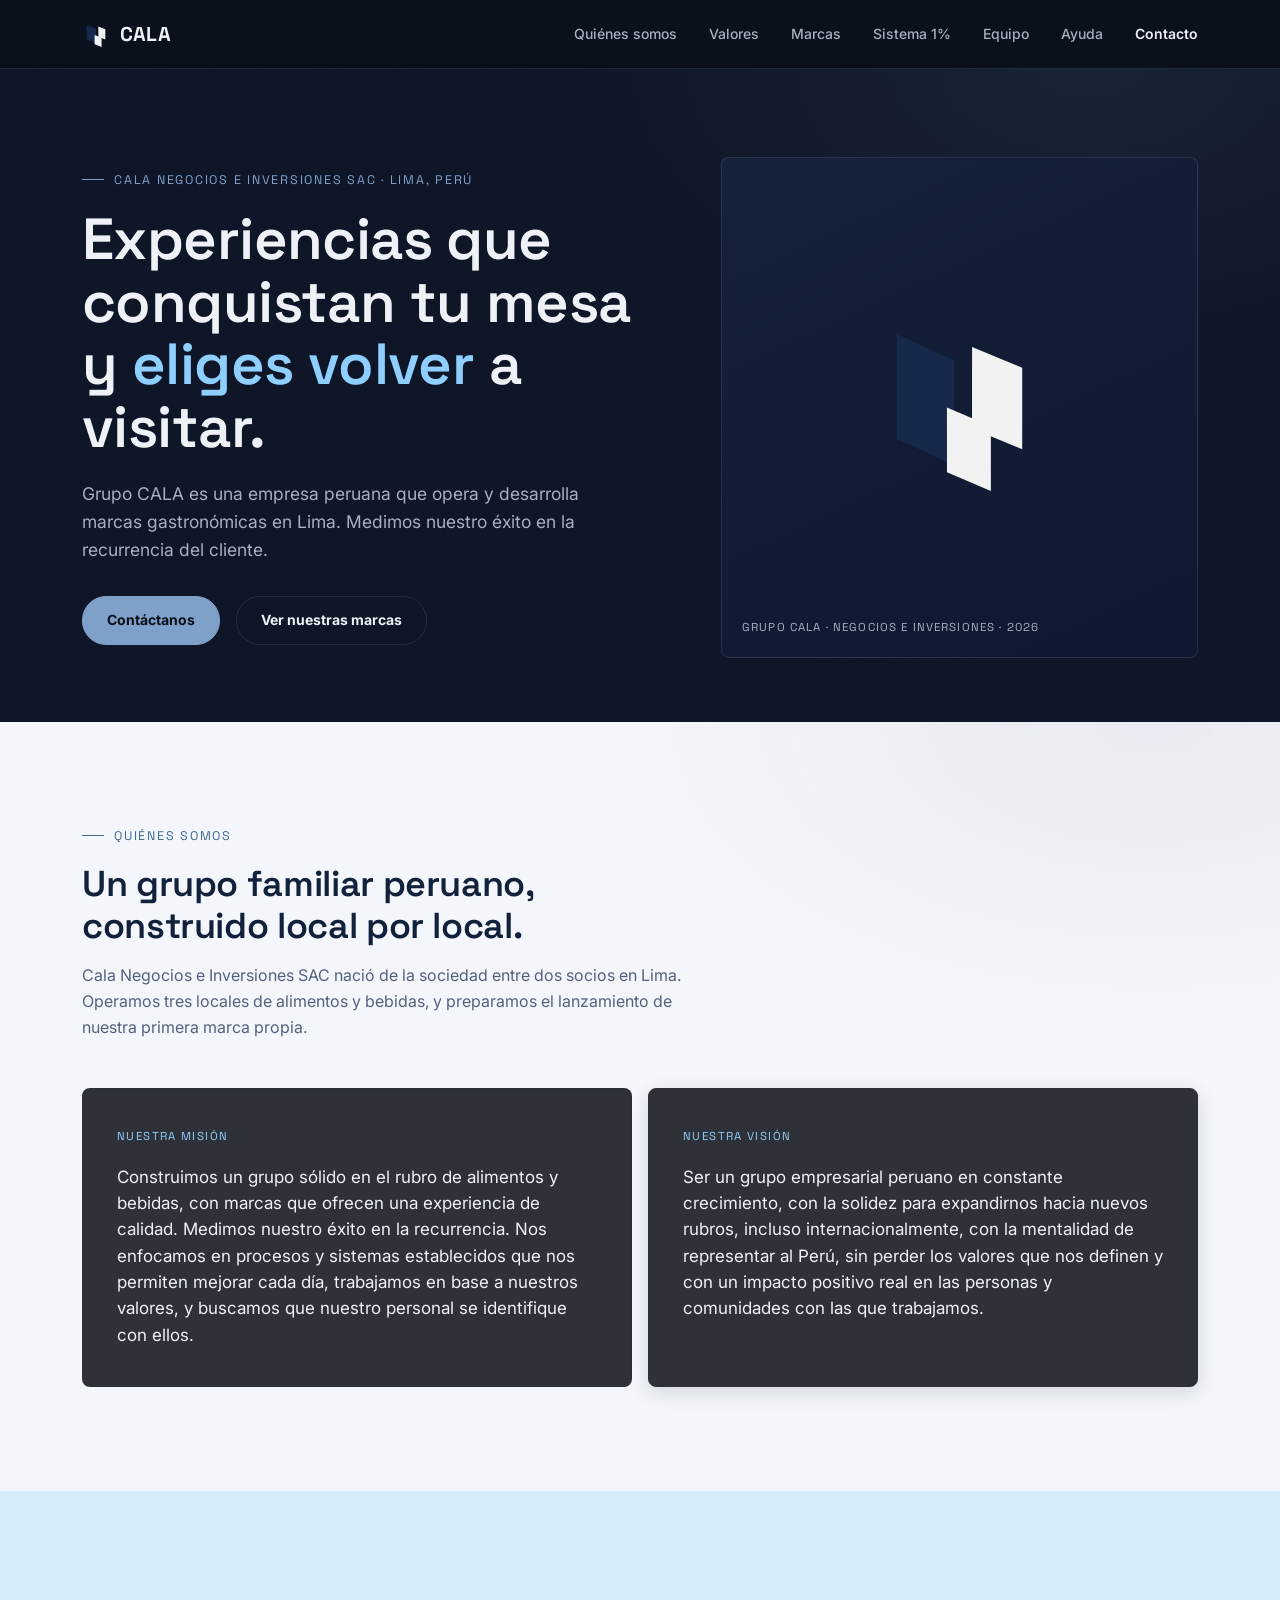
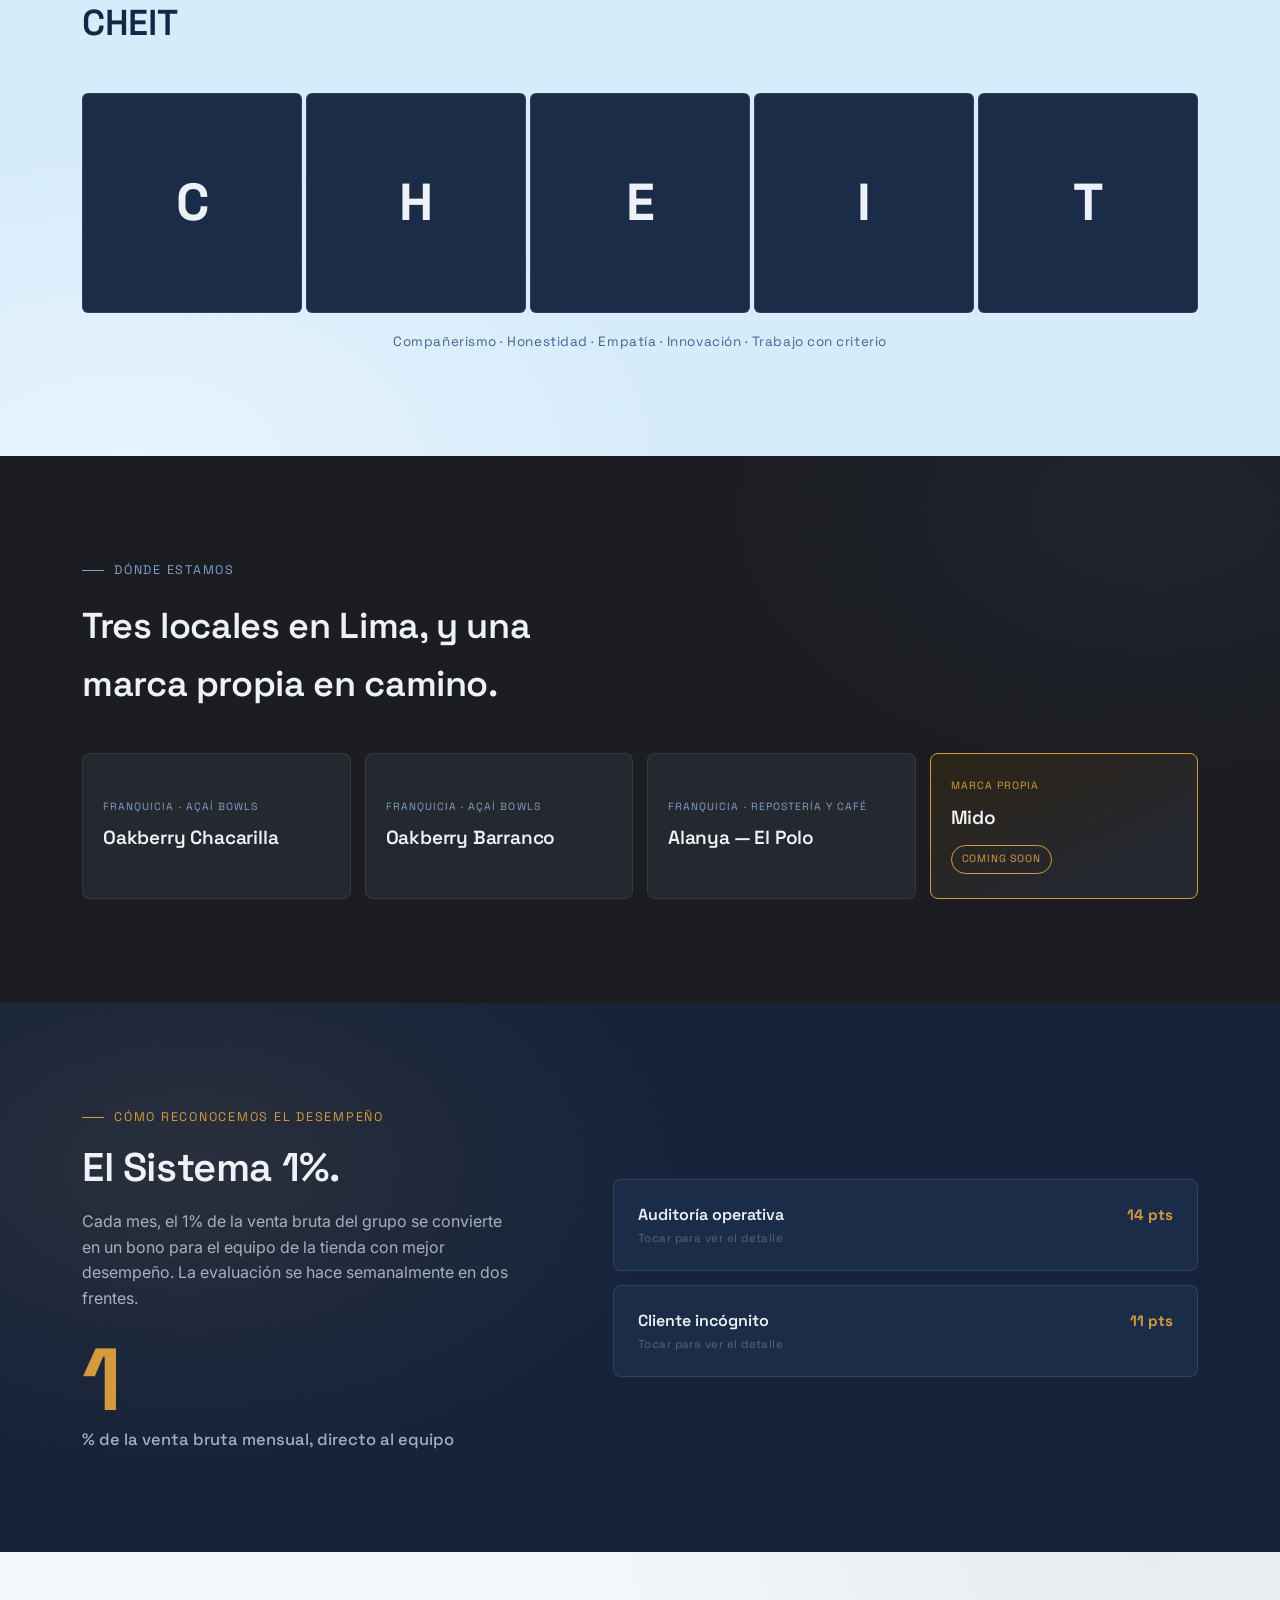
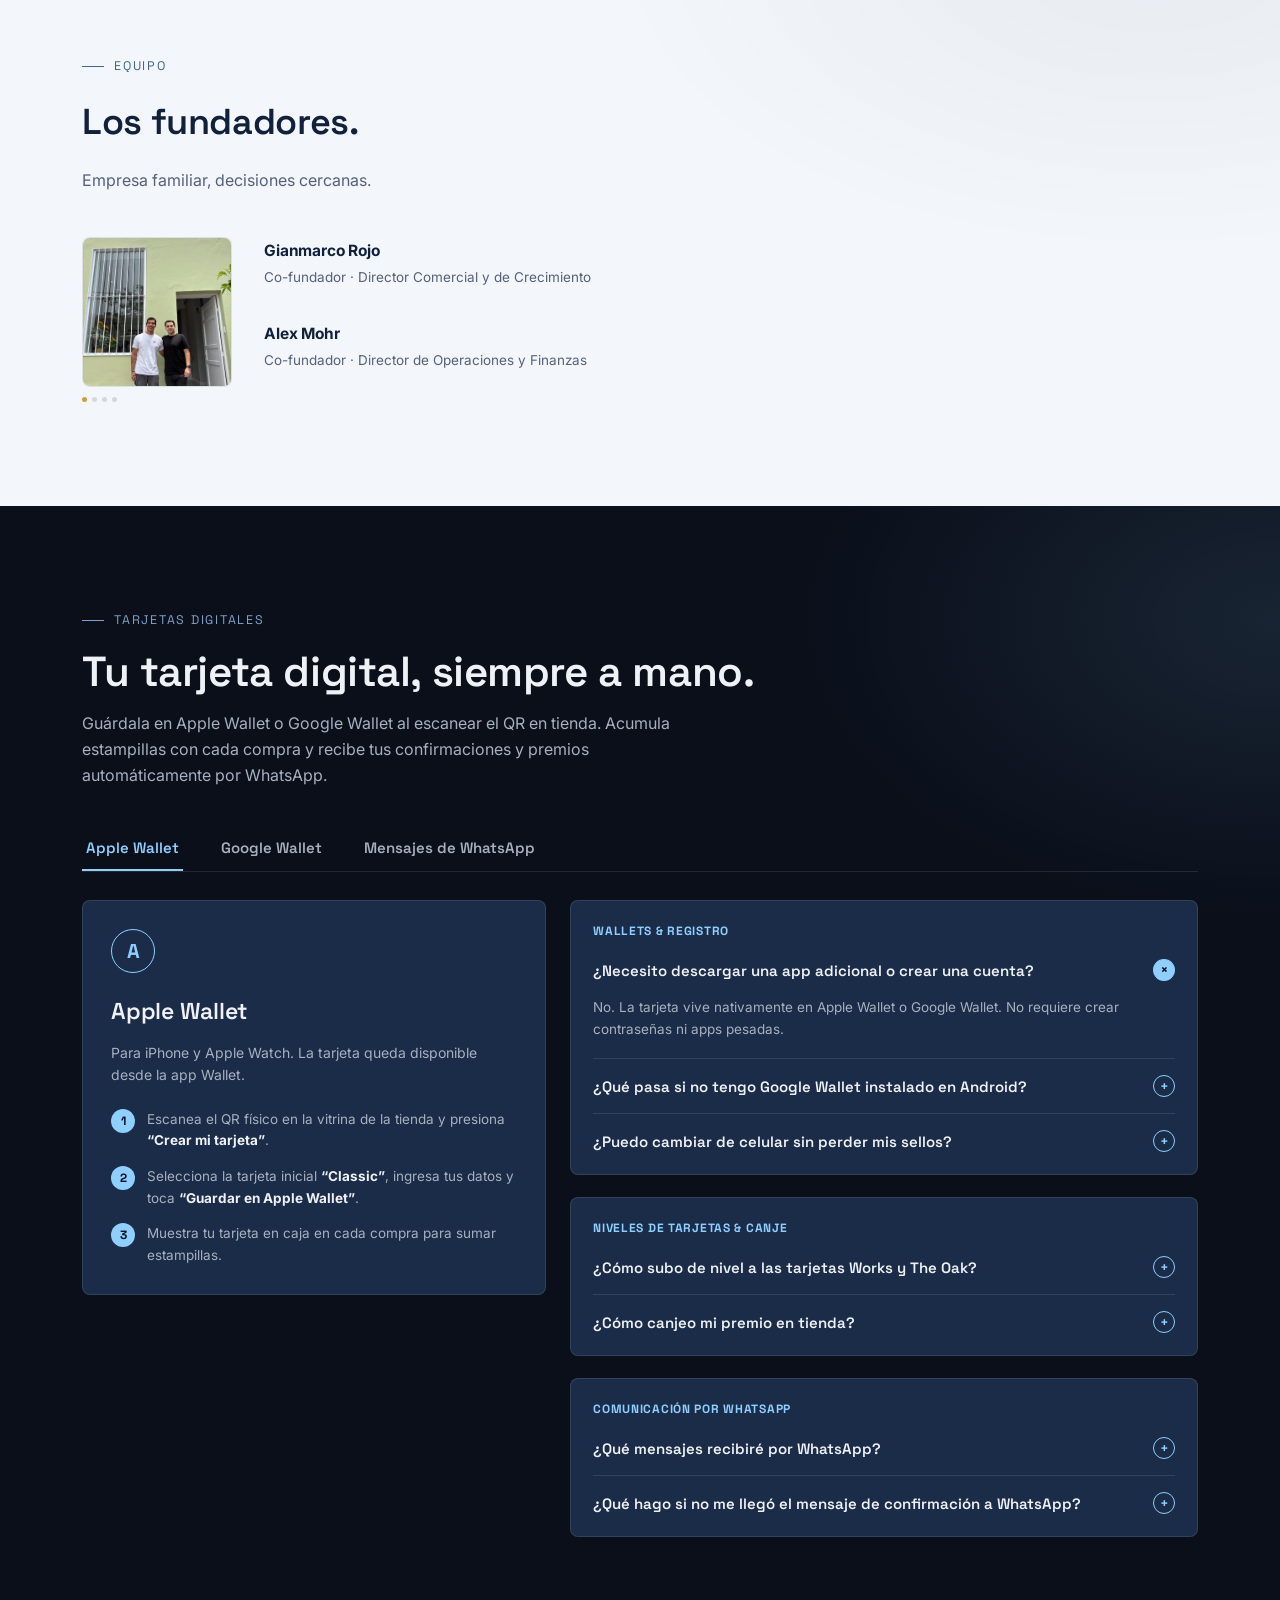
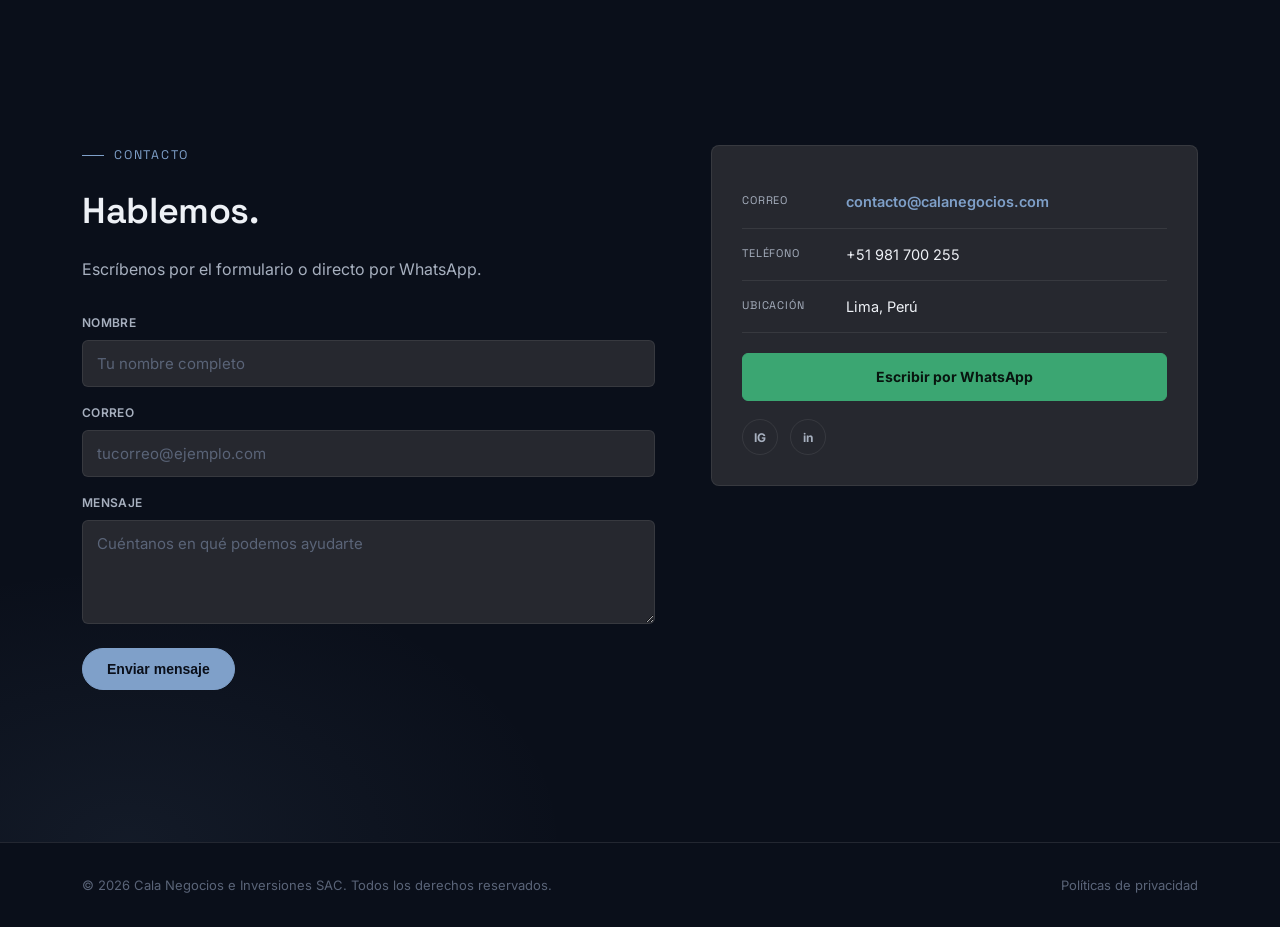
<file: index.html>
<!DOCTYPE html>
<html lang="es">
<head>
<meta charset="UTF-8">
<meta name="viewport" content="width=device-width, initial-scale=1.0">
<title>Grupo CALA — Cala Negocios e Inversiones SAC</title>
<link rel="preconnect" href="https://fonts.googleapis.com">
<link rel="preconnect" href="https://fonts.gstatic.com" crossorigin>
<link href="https://fonts.googleapis.com/css2?family=Space+Grotesk:wght@400;500;600;700&family=Inter:wght@400;500;600;700&display=swap" rel="stylesheet">
<style>
  :root{
    --navy-deep:#0a0f1a;
    --navy:#0d1526;
    --navy-mid:#16233b;
    --navy-panel:#1b2c48;
    --graphite:#1b1d22;
    --graphite-panel:#26282f;
    --graphite-panel-2:#2f3138;
    --ink:#eef1f6;
    --ink-soft:#a7b0bf;
    --steel:#7fa0c9;
    --celeste:#8ecfff;
    --slate:#5a6478;
    --gold:#d69a3e;
    --white:#f4f7fb;
    --light-bg:#f3f6fa;
    --light-ink:#12213b;
    --light-ink-soft:#55617c;
    --light-line:rgba(18,33,59,0.14);
    --celeste-bg:#d7ecfb;
    --celeste-deep:#0f2946;
    --line-on-navy:rgba(255,255,255,0.10);
    --line-on-graphite:rgba(255,255,255,0.08);
    --radius:8px;
  }
  *{box-sizing:border-box;}
  html{scroll-behavior:smooth;}
  body{
    margin:0;
    background:var(--navy);
    color:var(--ink);
    font-family:'Inter',sans-serif;
    font-size:16px;
    line-height:1.6;
    -webkit-font-smoothing:antialiased;
    position:relative;
  }
  /* subtle film-grain texture over the whole page */
  body::before{
    content:"";
    position:fixed;inset:0;z-index:2;pointer-events:none;
    opacity:0.05;
    background-image:url("data:image/svg+xml,%3Csvg xmlns='http://www.w3.org/2000/svg' width='180' height='180'%3E%3Cfilter id='n'%3E%3CfeTurbulence type='fractalNoise' baseFrequency='0.85' numOctaves='2' stitchTiles='stitch'/%3E%3C/filter%3E%3Crect width='100%25' height='100%25' filter='url(%23n)'/%3E%3C/svg%3E");
    mix-blend-mode:overlay;
  }
  h1,h2,h3,.display{
    font-family:'Space Grotesk',sans-serif;
    font-weight:600;
    letter-spacing:-0.01em;
    margin:0;
    color:var(--ink);
  }
  a{color:inherit;}
  img{max-width:100%;display:block;}
  .wrap{max-width:1180px;margin:0 auto;padding:0 32px;position:relative;z-index:3;}
  section{padding:104px 0;position:relative;}
  @media (max-width:640px){section{padding:60px 0;}.wrap{padding:0 20px;}}

  .bg-navy{background:radial-gradient(ellipse 900px 500px at 85% 0%, rgba(127,160,201,0.10), transparent 60%), var(--navy);}
  .bg-navy-deep{background:radial-gradient(ellipse 800px 500px at 10% 100%, rgba(127,160,201,0.08), transparent 55%), var(--navy-deep);}
  .bg-navy-mid{background:radial-gradient(ellipse 900px 550px at 15% 30%, rgba(214,154,62,0.10), transparent 55%), var(--navy-mid);}
  .bg-graphite{background:radial-gradient(ellipse 800px 500px at 90% 10%, rgba(127,160,201,0.06), transparent 55%), var(--graphite);}
  .bg-light{
    background:radial-gradient(ellipse 900px 500px at 90% 0%, rgba(15,41,70,0.05), transparent 60%), var(--light-bg);
    --ink:var(--light-ink);
    --ink-soft:var(--light-ink-soft);
    --line-on-graphite:var(--light-line);
    --graphite-panel:#ffffff;
  }
  .bg-light .eyebrow{color:#3f6690;}
  .bg-light .eyebrow::before{background:#3f6690;}
  .bg-light .persona:hover h3{color:#0f6fb8;}
  .bg-light .mv-card.light{box-shadow:0 6px 20px rgba(15,33,59,0.14);}
  .bg-celeste{
    background:radial-gradient(ellipse 900px 500px at 10% 100%, rgba(255,255,255,0.4), transparent 60%), var(--celeste-bg);
    --ink:var(--celeste-deep);
    --ink-soft:#3f6690;
  }
  .bg-celeste .line-link:hover{color:var(--celeste-deep);}
  .bg-celeste .line-link:hover::after{background:var(--celeste-deep);}

  .reveal{transition:opacity .6s ease, transform .6s ease;}
  .reveal.pre{opacity:0;transform:translateY(18px);}
  .reveal.in{opacity:1;transform:translateY(0);}

  .eyebrow{
    font-family:'Space Grotesk',sans-serif;
    font-size:12.5px;letter-spacing:0.14em;text-transform:uppercase;
    color:var(--steel);
    display:flex;align-items:center;gap:10px;margin-bottom:18px;
  }
  .eyebrow::before{content:"";width:22px;height:1px;background:var(--steel);display:inline-block;}

  /* interactive underline-on-hover utility */
  .line-link{position:relative;text-decoration:none;transition:color .2s ease;}
  .line-link::after{content:"";position:absolute;left:0;bottom:-4px;width:0;height:1px;background:var(--celeste);transition:width .28s ease;}
  .line-link:hover{color:var(--celeste);}
  .line-link:hover::after{width:100%;}

  /* HEADER */
  header{
    position:sticky;top:0;z-index:50;
    background:rgba(10,15,26,0.82);
    backdrop-filter:blur(10px);
    border-bottom:1px solid var(--line-on-navy);
  }
  .nav{max-width:1180px;margin:0 auto;padding:18px 32px;display:flex;align-items:center;justify-content:space-between;}
  .logo{display:flex;align-items:center;gap:10px;text-decoration:none;}
  .logo svg{width:28px;height:28px;}
  .logo span{font-family:'Space Grotesk',sans-serif;font-weight:700;font-size:20px;color:var(--ink);letter-spacing:0.01em;}
  .nav-links{display:flex;gap:32px;list-style:none;margin:0;padding:0;}
  .nav-links a{font-size:14px;font-weight:500;color:var(--ink-soft);}
  .nav-links a.contact-link{color:var(--ink);font-weight:600;}
  .menu-toggle{display:none;background:none;border:0;font-size:22px;cursor:pointer;color:var(--ink);}
  @media (max-width:860px){.nav-links{display:none;}.menu-toggle{display:block;}}

  .btn{
    display:inline-flex;align-items:center;gap:8px;
    padding:12px 24px;background:var(--steel);color:var(--navy-deep);
    text-decoration:none;font-size:14px;font-weight:700;
    border-radius:24px;border:1px solid var(--steel);
    cursor:pointer;transition:background .15s, transform .15s;
  }
  .btn:hover{background:#9ab6d9;transform:translateY(-1px);}
  .btn-outline{background:transparent;color:var(--ink);border:1px solid var(--line-on-navy);}
  .btn-outline:hover{border-color:var(--steel);color:var(--steel);}

  /* HERO */
  .hero{padding:88px 0 64px;}
  .hero-grid{display:grid;grid-template-columns:1.1fr 0.9fr;gap:56px;align-items:center;}
  @media (max-width:900px){.hero-grid{grid-template-columns:1fr;}}
  .hero h1{font-size:clamp(34px,5vw,58px);line-height:1.08;}
  .hero h1 em{font-style:normal;color:var(--celeste);}
  .hero-sub{margin-top:22px;font-size:17.5px;color:var(--ink-soft);max-width:50ch;}
  .hero-cta{margin-top:32px;display:flex;gap:16px;flex-wrap:wrap;}

  .hero-visual{
    position:relative;background:linear-gradient(155deg,#16223a 0%, #0e1830 100%);
    border:1px solid var(--line-on-navy);
    border-radius:var(--radius);aspect-ratio:1/1.05;
    display:flex;align-items:center;justify-content:center;overflow:hidden;
  }
  .hero-visual .mark{width:44%;transition:transform 6s ease;}
  .hero-visual:hover .mark{transform:rotate(4deg) scale(1.03);}
  .hero-visual .caption{
    position:absolute;bottom:20px;left:20px;right:20px;
    font-family:'Space Grotesk',sans-serif;font-size:11.5px;letter-spacing:0.1em;
    text-transform:uppercase;color:var(--ink-soft);
  }

  /* QUIENES SOMOS */
  .somos-head{max-width:640px;margin-bottom:48px;}
  .somos-head h2{font-size:clamp(26px,3.4vw,36px);line-height:1.16;}
  .somos-head p{color:var(--ink-soft);margin-top:16px;font-size:16px;}
  .mv-grid{display:grid;grid-template-columns:1fr 1fr;gap:16px;}
  @media (max-width:760px){.mv-grid{grid-template-columns:1fr;}}
  .mv-card{padding:38px 34px;border-radius:var(--radius);border:1px solid var(--line-on-graphite);transition:transform .25s ease, border-color .25s ease;}
  .mv-card:hover{transform:translateY(-3px);}
  .mv-card.dark{background:var(--graphite-panel-2);}
  .mv-card.dark:hover{border-color:var(--celeste);}
  .mv-card.light{background:var(--graphite-panel-2);border-color:var(--graphite-panel-2);}
  .mv-card.light:hover{border-color:var(--celeste);}
  .mv-card.dark .mv-tag{font-family:'Space Grotesk',sans-serif;font-size:11.5px;letter-spacing:0.12em;text-transform:uppercase;margin-bottom:18px;color:var(--celeste);}
  .mv-card.light .mv-tag{font-family:'Space Grotesk',sans-serif;font-size:11.5px;letter-spacing:0.12em;text-transform:uppercase;margin-bottom:18px;color:var(--celeste);}
  .mv-card.dark p.body{font-size:17px;line-height:1.55;margin:0;color:#eef2f8;}
  .mv-card.light p.body{font-size:17px;line-height:1.55;margin:0;color:#eef2f8;}

  /* CHEIT */
  .cheit-head{margin-bottom:40px;}
  .cheit-head h2{font-size:clamp(26px,3.4vw,36px);}
  .cheit-letters{display:flex;gap:4px;}
  .cheit-letter-box{
    flex:1;background:var(--navy-panel);color:#eef2f8;
    aspect-ratio:1;display:flex;align-items:center;justify-content:center;
    font-family:'Space Grotesk',sans-serif;font-weight:700;font-size:clamp(28px,5vw,52px);
    border-radius:6px;border:1px solid var(--line-on-navy);cursor:default;
    transition:background .25s, color .25s, border-color .25s;
  }
  .cheit-letter-box:hover{background:var(--celeste);color:var(--navy-deep);border-color:var(--celeste);}
  @media (max-width:640px){.cheit-letters{flex-wrap:wrap;}.cheit-letter-box{flex:1 1 28%;}}
  .cheit-caption{text-align:center;margin-top:18px;font-size:13.5px;color:var(--ink-soft);font-family:'Space Grotesk',sans-serif;letter-spacing:0.04em;}
  .cheit-caption .line-link::after{bottom:-2px;}

  /* MARCAS */
  .marcas h2{font-size:clamp(26px,3.4vw,36px);max-width:22ch;margin-bottom:40px;}
  .marca-cards{display:grid;grid-template-columns:repeat(4,1fr);gap:14px;}
  @media (max-width:960px){.marca-cards{grid-template-columns:repeat(2,1fr);}}
  @media (max-width:560px){.marca-cards{grid-template-columns:1fr;}}
  .marca-card{
    border:1px solid var(--line-on-graphite);background:var(--graphite-panel);padding:24px 20px;border-radius:var(--radius);
    min-height:110px;display:flex;flex-direction:column;justify-content:center;gap:8px;
    transition:border-color .2s, transform .2s;
  }
  .marca-card:hover{border-color:var(--celeste);transform:translateY(-4px);}
  .marca-card:hover .marca-tag{color:var(--celeste);}
  .marca-card.soon{background:linear-gradient(155deg,#2c2416 0%, var(--graphite-panel) 70%);border-color:var(--gold);}
  .marca-card.soon:hover{border-color:var(--gold);}
  .marca-card.soon:hover .marca-tag{color:var(--gold);}
  .marca-tag{font-family:'Space Grotesk',sans-serif;font-size:10.5px;letter-spacing:0.1em;text-transform:uppercase;color:var(--steel);transition:color .2s ease;}
  .marca-card.soon .marca-tag{color:var(--gold);}
  .marca-card h3{font-size:19px;}
  .badge-soon{
    display:inline-block;margin-top:4px;font-family:'Space Grotesk',sans-serif;
    font-size:10.5px;letter-spacing:0.08em;text-transform:uppercase;
    padding:5px 10px;border:1px solid var(--gold);color:var(--gold);border-radius:20px;width:fit-content;
  }

  /* SISTEMA 1% */
  .uno .eyebrow{color:var(--gold);}
  .uno .eyebrow::before{background:var(--gold);}
  .uno-grid{display:grid;grid-template-columns:0.9fr 1.1fr;gap:52px;align-items:center;}
  @media (max-width:900px){.uno-grid{grid-template-columns:1fr;}}
  .uno h2{font-size:clamp(26px,3.6vw,40px);line-height:1.15;}
  .uno p.lead{color:var(--ink-soft);margin-top:18px;font-size:16px;max-width:44ch;}
  .uno-big{font-family:'Space Grotesk',sans-serif;font-weight:700;font-size:88px;color:var(--gold);line-height:1;margin-top:24px;}
  .uno-big span{font-size:16.5px;color:var(--ink-soft);font-weight:500;display:block;margin-top:8px;}

  .criterio-cards{display:flex;flex-direction:column;gap:14px;}
  .criterio-card{
    background:var(--navy-panel);border:1px solid var(--line-on-navy);border-radius:var(--radius);
    padding:22px 24px;cursor:pointer;transition:border-color .2s, background .2s;
  }
  .criterio-card:hover{border-color:var(--gold);}
  .criterio-top{display:flex;justify-content:space-between;align-items:center;}
  .criterio-top .name{font-family:'Space Grotesk',sans-serif;font-size:16px;font-weight:600;}
  .criterio-top .pts{font-family:'Space Grotesk',sans-serif;font-size:15px;font-weight:700;color:var(--gold);}
  .criterio-desc{font-size:13.5px;color:var(--ink-soft);max-height:0;overflow:hidden;transition:max-height .3s ease, margin .3s ease;}
  .criterio-card.open .criterio-desc{max-height:80px;margin-top:12px;}
  .criterio-hint{font-size:11.5px;color:var(--slate);margin-top:2px;font-family:'Space Grotesk',sans-serif;letter-spacing:0.04em;}
  .criterio-card.open .criterio-hint{display:none;}

  /* EQUIPO */
  .equipo h2{font-size:clamp(26px,3.4vw,36px);max-width:16ch;margin-bottom:8px;}
  .equipo p.lead{color:var(--ink-soft);max-width:52ch;margin-bottom:44px;}
  .equipo-grid{display:flex;gap:32px;align-items:center;flex-wrap:wrap;}
  .equipo-names{display:flex;flex-direction:column;gap:20px;}
  .persona h3{font-size:15.5px;font-weight:700;font-family:'Inter',sans-serif;transition:color .2s ease;}
  .persona:hover h3{color:var(--celeste);}
  .persona p{font-size:13.5px;color:var(--ink-soft);margin-top:3px;}
  .team-carousel{
    width:150px;height:150px;border-radius:var(--radius);overflow:hidden;
    position:relative;background:var(--graphite-panel);border:1px solid var(--line-on-graphite);flex-shrink:0;
  }
  .team-carousel img{
    position:absolute;inset:0;width:100%;height:100%;object-fit:cover;
    opacity:0;transition:opacity 1.2s ease;
  }
  .team-carousel img.active{opacity:1;}
  .carousel-dots{display:flex;gap:5px;margin-top:10px;}
  .carousel-dots span{width:5px;height:5px;border-radius:50%;background:var(--line-on-graphite);transition:background .3s;}
  .carousel-dots span.active{background:var(--gold);}

  /* CONTACTO */
  .contacto-grid{display:grid;grid-template-columns:1fr 0.85fr;gap:56px;}
  @media (max-width:900px){.contacto-grid{grid-template-columns:1fr;gap:36px;}}
  .contacto h2{font-size:clamp(26px,3.4vw,36px);max-width:14ch;margin-bottom:14px;}
  .contacto p.lead{color:var(--ink-soft);max-width:44ch;margin-bottom:30px;}
  .contact-status{margin-top:14px;font-size:14px;min-height:20px;}
  .contact-status.ok{color:#4ade80;}
  .contact-status.error{color:#f87171;}
  .field{margin-bottom:16px;}
  .field label{display:block;font-size:12px;font-weight:600;letter-spacing:0.03em;text-transform:uppercase;color:var(--ink-soft);margin-bottom:8px;}
  .field input,.field textarea{
    width:100%;padding:13px 14px;border:1px solid var(--line-on-graphite);background:var(--graphite-panel);
    color:var(--ink);font-family:'Inter',sans-serif;font-size:15px;border-radius:6px;resize:vertical;
  }
  .field input::placeholder,.field textarea::placeholder{color:var(--slate);}
  .field input:focus,.field textarea:focus{outline:2px solid var(--steel);outline-offset:1px;}
  .info-card{background:var(--graphite-panel);border:1px solid var(--line-on-graphite);padding:30px;border-radius:var(--radius);}
  .info-row{display:flex;gap:14px;padding:14px 0;border-bottom:1px solid var(--line-on-graphite);}
  .info-row:last-of-type{border-bottom:none;}
  .info-row .k{font-family:'Space Grotesk',sans-serif;font-size:11px;letter-spacing:0.08em;text-transform:uppercase;color:var(--ink-soft);width:90px;flex-shrink:0;padding-top:2px;transition:color .2s ease;}
  .info-row .v{font-size:14.5px;}
  .info-row .v a{text-decoration:none;color:var(--steel);font-weight:600;}
  .wa-btn{margin-top:20px;width:100%;justify-content:center;background:#3ba672;border-color:#3ba672;border-radius:6px;color:#08150f;}
  .wa-btn:hover{background:#4dc186;border-color:#4dc186;}
  .social-row{margin-top:18px;display:flex;gap:12px;}
  .social-row a{width:36px;height:36px;border:1px solid var(--line-on-graphite);border-radius:50%;display:flex;align-items:center;justify-content:center;text-decoration:none;font-size:12px;font-weight:700;color:var(--ink-soft);transition:border-color .15s,color .15s,transform .15s;}
  .social-row a:hover{border-color:var(--celeste);color:var(--celeste);transform:translateY(-2px);}
  .info-row{transition:background .2s ease, padding-left .2s ease;}
  .info-row:hover{background:rgba(142,207,255,0.05);padding-left:8px;}
  .info-row:hover .k{color:var(--celeste);}

  /* AYUDA WALLET */
  .wallet-help{background:radial-gradient(ellipse 800px 500px at 100% 10%, rgba(142,207,255,0.11), transparent 60%), var(--navy-deep);}
  .wallet-help-head{max-width:680px;margin-bottom:38px;}
  .wallet-help-head h2{font-size:clamp(28px,3.8vw,42px);line-height:1.12;}
  .wallet-help-head p{color:var(--ink-soft);margin:16px 0 0;max-width:62ch;}
  .wallet-tabs{display:flex;gap:8px;margin-bottom:28px;border-bottom:1px solid var(--line-on-navy);flex-wrap:wrap;}
  .wallet-tab{appearance:none;background:transparent;border:0;border-bottom:2px solid transparent;color:var(--ink-soft);font:600 15px 'Space Grotesk',sans-serif;padding:12px 4px;margin-right:26px;cursor:pointer;transition:color .25s ease,border-color .25s ease;}
  .wallet-tab:hover{color:var(--ink);}
  .wallet-tab[aria-selected="true"]{color:var(--celeste);border-bottom-color:var(--celeste);}
  .wallet-panel{display:grid;grid-template-columns:0.85fr 1.15fr;gap:24px;align-items:start;}
  @media (max-width:760px){.wallet-panel{grid-template-columns:1fr;}}

  /* left column: dynamic step guide */
  .wallet-steps-col{position:relative;}
  .wallet-step-panel{background:var(--navy-panel);border:1px solid var(--line-on-navy);border-radius:var(--radius);padding:28px;animation:stepFadeIn .35s ease;}
  @keyframes stepFadeIn{from{opacity:0;transform:translateY(6px);}to{opacity:1;transform:translateY(0);}}
  .wallet-icon{width:44px;height:44px;display:grid;place-items:center;border:1px solid var(--celeste);color:var(--celeste);border-radius:50%;font:700 20px 'Space Grotesk',sans-serif;margin-bottom:20px;}
  .wallet-step-panel h3{font-size:23px;}
  .wallet-step-panel>p{color:var(--ink-soft);font-size:14px;margin:12px 0 22px;}
  .wallet-steps{list-style:none;margin:0;padding:0;display:grid;gap:14px;counter-reset:item;}
  .wallet-steps li{display:flex;gap:12px;color:var(--ink-soft);font-size:13.5px;}
  .wallet-steps li::before{content:counter(item);counter-increment:item;flex:0 0 24px;height:24px;border-radius:50%;background:var(--celeste);color:var(--navy-deep);font:700 12px/24px 'Space Grotesk',sans-serif;text-align:center;}
  .wallet-steps li b{color:var(--ink);}

  /* whatsapp visual explainer */
  .wa-visual{display:grid;gap:12px;}
  .wa-visual-badge{display:inline-flex;align-items:center;gap:8px;background:rgba(59,166,114,0.12);border:1px solid rgba(59,166,114,0.4);color:#6fd6a1;font:600 12.5px 'Space Grotesk',sans-serif;padding:8px 14px;border-radius:999px;width:fit-content;}
  .wa-visual-badge::before{content:'●';color:#3ba672;font-size:9px;}
  .wa-notif{display:flex;gap:12px;align-items:flex-start;background:rgba(255,255,255,0.03);border:1px solid var(--line-on-navy);border-radius:10px;padding:12px 14px;}
  .wa-notif .dot{flex:0 0 8px;height:8px;border-radius:50%;background:var(--celeste);margin-top:6px;}
  .wa-notif span{color:var(--ink-soft);font-size:13.5px;line-height:1.5;}
  .wa-notif b{color:var(--ink);}

  /* right column: grouped FAQ accordion */
  .faq-col{display:grid;gap:22px;}
  .faq-group{background:var(--navy-panel);border:1px solid var(--line-on-navy);border-radius:var(--radius);padding:6px 22px;}
  .faq-group-title{font:700 12px 'Space Grotesk',sans-serif;letter-spacing:0.06em;text-transform:uppercase;color:var(--celeste);padding:16px 0 4px;}
  .faq-item{border-bottom:1px solid var(--line-on-navy);}
  .faq-item:last-child{border-bottom:0;}
  .faq-q{all:unset;box-sizing:border-box;display:flex;align-items:center;justify-content:space-between;gap:16px;width:100%;cursor:pointer;font:600 15px 'Space Grotesk',sans-serif;color:var(--ink);padding:16px 0;}
  .faq-q:hover{color:var(--celeste);}
  .faq-icon{flex:0 0 auto;width:22px;height:22px;display:grid;place-items:center;border:1px solid var(--celeste);border-radius:50%;color:var(--celeste);font-size:14px;line-height:1;transition:transform .3s ease,background .25s ease,color .25s ease;}
  .faq-item.open .faq-icon{transform:rotate(135deg);background:var(--celeste);color:var(--navy-deep);}
  .faq-a{display:grid;grid-template-rows:0fr;transition:grid-template-rows .35s ease;}
  .faq-item.open .faq-a{grid-template-rows:1fr;}
  .faq-a-inner{overflow:hidden;}
  .faq-a p{color:var(--ink-soft);font-size:13.5px;line-height:1.6;margin:0 0 18px;max-width:64ch;}

  /* OFFLINE */
  .offline-screen{position:fixed;inset:0;z-index:100;background:var(--navy-deep);display:none;align-items:center;justify-content:center;padding:28px;overflow:auto;}
  .offline-screen.visible{display:flex;}
  .offline-card{max-width:620px;text-align:center;}
  .offline-code{font:700 clamp(92px,22vw,190px)/0.85 'Space Grotesk',sans-serif;letter-spacing:-0.06em;color:var(--celeste);opacity:.92;}
  .offline-card h1{font-size:clamp(25px,4vw,38px);margin-top:22px;}
  .offline-card p{color:var(--ink-soft);max-width:48ch;margin:14px auto 26px;}
  .offline-status{font:500 12px 'Space Grotesk',sans-serif;letter-spacing:.08em;text-transform:uppercase;color:var(--gold);margin-bottom:18px;}
  .offline-card .btn{border-radius:6px;}

  footer{background:var(--navy-deep);color:var(--slate);padding:32px 0;border-top:1px solid var(--line-on-navy);}
  .footer-row{display:flex;justify-content:space-between;align-items:center;flex-wrap:wrap;gap:14px;font-size:13px;}
  .footer-row a{color:var(--slate);margin-left:24px;}
</style>
</head>
<body>

<header>
  <div class="nav">
    <a href="#" class="logo">
      <svg viewBox="0 0 60 60" fill="none" xmlns="http://www.w3.org/2000/svg">
        <polygon points="10,10 30,18 30,50 10,42" fill="#16294a"/>
        <polygon points="27,32 42,38 42,58 27,52" fill="#f2f2f3"/>
        <polygon points="35,14 50,20 50,42 35,36" fill="#f2f2f3"/>
      </svg>
      <span>CALA</span>
    </a>
    <ul class="nav-links">
      <li><a href="#somos" class="line-link">Quiénes somos</a></li>
      <li><a href="#valores" class="line-link">Valores</a></li>
      <li><a href="#marcas" class="line-link">Marcas</a></li>
      <li><a href="#sistema" class="line-link">Sistema 1%</a></li>
      <li><a href="#equipo" class="line-link">Equipo</a></li>
      <li><a href="#ayuda" class="line-link">Ayuda</a></li>
      <li><a href="#contacto" class="contact-link line-link">Contacto</a></li>
    </ul>
    <button class="menu-toggle" aria-label="Abrir menú">☰</button>
  </div>
</header>

<section class="hero bg-navy">
  <div class="wrap hero-grid">
    <div>
      <div class="eyebrow">Cala Negocios e Inversiones SAC · Lima, Perú</div>
      <h1>Experiencias que conquistan tu mesa y <em>eliges volver   </em> a visitar.</h1>
      
      <p class="hero-sub">Grupo CALA es una empresa peruana que opera y desarrolla marcas gastronómicas en Lima. Medimos nuestro éxito en la recurrencia del cliente.</p>
      <div class="hero-cta">
        <a href="#contacto" class="btn">Contáctanos</a>
        <a href="#marcas" class="btn-outline btn">Ver nuestras marcas</a>
      </div>
    </div>
    <div class="hero-visual">
      <svg class="mark" viewBox="0 0 200 200" fill="none" xmlns="http://www.w3.org/2000/svg">
        <polygon points="40,30 95,55 95,155 40,130" fill="#16294a"/>
        <polygon points="88,100 130,118 130,180 88,162" fill="#f2f2f3"/>
        <polygon points="112,42 160,62 160,140 112,120" fill="#f2f2f3"/>
      </svg>
      <div class="caption">Grupo CALA · Negocios e Inversiones · 2026</div>
    </div>
  </div>
</section>

<section class="reveal bg-light" id="somos">
  <div class="wrap">
    <div class="somos-head">
      <div class="eyebrow">Quiénes somos</div>
      <h2>Un grupo familiar peruano, construido local por local.</h2>
      <p>Cala Negocios e Inversiones SAC nació de la sociedad entre dos socios en Lima. Operamos tres locales de alimentos y bebidas, y preparamos el lanzamiento de nuestra primera marca propia.</p>
    </div>
    <div class="mv-grid">
      <div class="mv-card dark">
        <div class="mv-tag">Nuestra misión</div>
        <p class="body">Construimos un grupo sólido en el rubro de alimentos y bebidas, con marcas que ofrecen una experiencia de calidad. Medimos nuestro éxito en la recurrencia. Nos enfocamos en procesos y sistemas establecidos que nos permiten mejorar cada día, trabajamos en base a nuestros valores, y buscamos que nuestro personal se identifique con ellos.</p>
      </div>
      <div class="mv-card light">
        <div class="mv-tag">Nuestra visión</div>
        <p class="body">Ser un grupo empresarial peruano en constante crecimiento, con la solidez para expandirnos hacia nuevos rubros, incluso internacionalmente, con la mentalidad de representar al Perú, sin perder los valores que nos definen y con un impacto positivo real en las personas y comunidades con las que trabajamos.</p>
      </div>
    </div>
  </div>
</section>

<section id="valores" class="reveal bg-celeste">
  <div class="wrap">
    <div class="cheit-head">
      <h2>CHEIT</h2>
    </div>
    <div class="cheit-letters">
      <div class="cheit-letter-box">C</div>
      <div class="cheit-letter-box">H</div>
      <div class="cheit-letter-box">E</div>
      <div class="cheit-letter-box">I</div>
      <div class="cheit-letter-box">T</div>
    </div>
    <div class="cheit-caption"><span class="line-link">Compañerismo</span> · <span class="line-link">Honestidad</span> · <span class="line-link">Empatía</span> · <span class="line-link">Innovación</span> · <span class="line-link">Trabajo con criterio</span></div>
  </div>
</section>

<section class="marcas reveal bg-graphite" id="marcas">
  <div class="wrap">
    <div class="eyebrow">Dónde estamos</div>
    <h2>Tres locales en Lima, y una marca propia en camino.</h2>
    <div class="marca-cards">
      <div class="marca-card">
        <div class="marca-tag">Franquicia · Açaí bowls</div>
        <h3>Oakberry Chacarilla</h3>
      </div>
      <div class="marca-card">
        <div class="marca-tag">Franquicia · Açaí bowls</div>
        <h3>Oakberry Barranco</h3>
      </div>
      <div class="marca-card">
        <div class="marca-tag">Franquicia · Repostería y café</div>
        <h3>Alanya — El Polo</h3>
      </div>
      <div class="marca-card soon">
        <div class="marca-tag">Marca propia</div>
        <h3>Mido</h3>
        <span class="badge-soon">Coming soon</span>
      </div>
    </div>
  </div>
</section>

<section class="uno reveal bg-navy-mid" id="sistema">
  <div class="wrap uno-grid">
    <div>
      <div class="eyebrow">Cómo reconocemos el desempeño</div>
      <h2>El Sistema 1%.</h2>
      <p class="lead">Cada mes, el 1% de la venta bruta del grupo se convierte en un bono para el equipo de la tienda con mejor desempeño. La evaluación se hace semanalmente en dos frentes.</p>
      <div class="uno-big">1<span>% de la venta bruta mensual, directo al equipo</span></div>
    </div>
    <div class="criterio-cards">
      <div class="criterio-card">
        <div class="criterio-top"><span class="name">Auditoría operativa</span><span class="pts">14 pts</span></div>
        <div class="criterio-hint">Tocar para ver el detalle</div>
        <div class="criterio-desc">Dos visitas operativas sin aviso por semana. Se mide orden, limpieza, estándar de producto y atención.</div>
      </div>
      <div class="criterio-card">
        <div class="criterio-top"><span class="name">Cliente incógnito</span><span class="pts">11 pts</span></div>
        <div class="criterio-hint">Tocar para ver el detalle</div>
        <div class="criterio-desc">Una visita anónima al mes. Se mide la experiencia como si fuera cualquier cliente.</div>
      </div>
    </div>
  </div>
</section>

<section class="equipo reveal bg-light" id="equipo">
  <div class="wrap">
    <div class="eyebrow">Equipo</div>
    <h2>Los fundadores.</h2>
    <p class="lead">Empresa familiar, decisiones cercanas.</p>
    <div class="equipo-grid">
      <div class="team-carousel" id="teamCarousel">
        <img src="images/equipo-1.jpg" class="active" alt="Equipo Grupo CALA">
        <img src="images/equipo-2.jpg" alt="Equipo Grupo CALA">
        <img src="images/equipo-3.jpg" alt="Equipo Grupo CALA">
        <img src="images/equipo-4.jpg" alt="Equipo Grupo CALA">
      </div>
      <div class="equipo-names">
        <div class="persona">
          <h3>Gianmarco Rojo</h3>
          <p>Co-fundador · Director Comercial y de Crecimiento</p>
        </div>
        <div class="persona">
          <h3>Alex Mohr</h3>
          <p>Co-fundador · Director de Operaciones y Finanzas</p>
        </div>
      </div>
    </div>
    <div class="carousel-dots" id="carouselDots"></div>
  </div>
</section>

<section class="wallet-help reveal" id="ayuda">
  <div class="wrap">
    <div class="wallet-help-head">
      <div class="eyebrow">Tarjetas digitales</div>
      <h2>Tu tarjeta digital, siempre a mano.</h2>
      <p>Guárdala en Apple Wallet o Google Wallet al escanear el QR en tienda. Acumula estampillas con cada compra y recibe tus confirmaciones y premios automáticamente por WhatsApp.</p>
    </div>
    <div class="wallet-tabs" role="tablist" aria-label="Elige tu billetera digital">
      <button class="wallet-tab" role="tab" aria-selected="true" aria-controls="apple-steps" id="apple-tab">Apple Wallet</button>
      <button class="wallet-tab" role="tab" aria-selected="false" aria-controls="google-steps" id="google-tab">Google Wallet</button>
      <button class="wallet-tab" role="tab" aria-selected="false" aria-controls="whatsapp-steps" id="whatsapp-tab">Mensajes de WhatsApp</button>
    </div>

    <div class="wallet-panel">
      <div class="wallet-steps-col">
        <div class="wallet-step-panel" id="apple-steps" role="tabpanel" aria-labelledby="apple-tab">
          <div class="wallet-icon" aria-hidden="true">A</div>
          <h3>Apple Wallet</h3>
          <p>Para iPhone y Apple Watch. La tarjeta queda disponible desde la app Wallet.</p>
          <ol class="wallet-steps">
            <li><span>Escanea el QR físico en la vitrina de la tienda y presiona <b>“Crear mi tarjeta”</b>.</span></li>
            <li><span>Selecciona la tarjeta inicial <b>“Classic”</b>, ingresa tus datos y toca <b>“Guardar en Apple Wallet”</b>.</span></li>
            <li><span>Muestra tu tarjeta en caja en cada compra para sumar estampillas.</span></li>
          </ol>
        </div>
        <div class="wallet-step-panel" id="google-steps" role="tabpanel" aria-labelledby="google-tab" hidden>
          <div class="wallet-icon" aria-hidden="true">G</div>
          <h3>Google Wallet</h3>
          <p>Para teléfonos Android. La tarjeta queda disponible desde la app Google Wallet.</p>
          <ol class="wallet-steps">
            <li><span>Escanea el QR en tienda y presiona <b>“Crear mi tarjeta”</b>.</span></li>
            <li><span>Elige <b>“Classic”</b>, completa tus datos y pulsa <b>“Guardar en Google Wallet”</b> (se añade a la app Google Wallet).</span></li>
            <li><span>Presenta tu código QR al cajero en cada pedido.</span></li>
          </ol>
        </div>
        <div class="wallet-step-panel" id="whatsapp-steps" role="tabpanel" aria-labelledby="whatsapp-tab" hidden>
          <div class="wallet-icon" aria-hidden="true">W</div>
          <h3>Mensajes de WhatsApp</h3>
          <p>Al guardar tu tarjeta se activa automáticamente el canal oficial de WhatsApp de CALA.</p>
          <div class="wa-visual">
            <span class="wa-visual-badge">Canal oficial activado</span>
            <div class="wa-notif"><span class="dot"></span><span><b>Notificaciones en tiempo real</b> tras cada compra: estampillas acumuladas, canjes disponibles, premios y recordatorios.</span></div>
            <div class="wa-notif"><span class="dot"></span><span>No necesitas escribir ni guardar un contacto: los mensajes llegan solos desde el número oficial de CALA.</span></div>
          </div>
        </div>
      </div>

      <div class="faq-col">
        <div class="faq-group">
          <div class="faq-group-title">Wallets &amp; Registro</div>
          <div class="faq-item open">
            <button class="faq-q" aria-expanded="true">
              <span>¿Necesito descargar una app adicional o crear una cuenta?</span>
              <span class="faq-icon">+</span>
            </button>
            <div class="faq-a"><div class="faq-a-inner"><p>No. La tarjeta vive nativamente en Apple Wallet o Google Wallet. No requiere crear contraseñas ni apps pesadas.</p></div></div>
          </div>
          <div class="faq-item">
            <button class="faq-q" aria-expanded="false">
              <span>¿Qué pasa si no tengo Google Wallet instalado en Android?</span>
              <span class="faq-icon">+</span>
            </button>
            <div class="faq-a"><div class="faq-a-inner"><p>Al tocar “Guardar en Google Wallet”, el enlace te dirigirá a Google Play Store para instalarla gratis en segundos.</p></div></div>
          </div>
          <div class="faq-item">
            <button class="faq-q" aria-expanded="false">
              <span>¿Puedo cambiar de celular sin perder mis sellos?</span>
              <span class="faq-icon">+</span>
            </button>
            <div class="faq-a"><div class="faq-a-inner"><p>Sí. Al iniciar sesión con tu misma cuenta de Apple/Google o escanear de nuevo el QR con tu número registrado, recuperarás todo tu progreso.</p></div></div>
          </div>
        </div>

        <div class="faq-group">
          <div class="faq-group-title">Niveles de Tarjetas &amp; Canje</div>
          <div class="faq-item">
            <button class="faq-q" aria-expanded="false">
              <span>¿Cómo subo de nivel a las tarjetas Works y The Oak?</span>
              <span class="faq-icon">+</span>
            </button>
            <div class="faq-a"><div class="faq-a-inner"><p>Todos inician con la tarjeta Classic (12 sellos). Al completar y canjear tu vaso de cortesía, el sistema actualizará automáticamente tu pase para los siguientes niveles: Works (14 sellos) y The Oak (15 sellos).</p></div></div>
          </div>
          <div class="faq-item">
            <button class="faq-q" aria-expanded="false">
              <span>¿Cómo canjeo mi premio en tienda?</span>
              <span class="faq-icon">+</span>
            </button>
            <div class="faq-a"><div class="faq-a-inner"><p>Al completar tus sellos, te llegará la notificación de “Canje disponible”. Solo muestra tu QR al cajero para validar tu bebida gratis.</p></div></div>
          </div>
        </div>

        <div class="faq-group">
          <div class="faq-group-title">Comunicación por WhatsApp</div>
          <div class="faq-item">
            <button class="faq-q" aria-expanded="false">
              <span>¿Qué mensajes recibiré por WhatsApp?</span>
              <span class="faq-icon">+</span>
            </button>
            <div class="faq-a"><div class="faq-a-inner"><p>Recibirás 5 notificaciones de servicio exclusivas: Bienvenida tras registrar tu Wallet, Estampillas acumuladas en cada compra, Aviso de Canje disponible, Regalo de Cumpleaños y Recordatorios de Reactivación si no nos visitas en 7 a 14 días.</p></div></div>
          </div>
          <div class="faq-item">
            <button class="faq-q" aria-expanded="false">
              <span>¿Qué hago si no me llegó el mensaje de confirmación a WhatsApp?</span>
              <span class="faq-icon">+</span>
            </button>
            <div class="faq-a"><div class="faq-a-inner"><p>Las estampillas quedan guardadas automáticamente en el sistema del local y en tu Wallet. El cajero siempre puede validar tu saldo escaneando tu QR.</p></div></div>
          </div>
        </div>
      </div>
    </div>
  </div>
</section>

<section class="contacto bg-navy-deep" id="contacto">
  <div class="wrap contacto-grid">
    <div>
      <div class="eyebrow">Contacto</div>
      <h2>Hablemos.</h2>
      <p class="lead">Escríbenos por el formulario o directo por WhatsApp.</p>
      <form id="contactForm">
        <div class="field"><label for="nombre">Nombre</label><input id="nombre" name="nombre" type="text" placeholder="Tu nombre completo" required></div>
        <div class="field"><label for="correo">Correo</label><input id="correo" name="correo" type="email" placeholder="tucorreo@ejemplo.com" required></div>
        <div class="field"><label for="mensaje">Mensaje</label><textarea id="mensaje" name="mensaje" rows="4" placeholder="Cuéntanos en qué podemos ayudarte" required></textarea></div>
        <input type="text" name="_honey" style="display:none" tabindex="-1" autocomplete="off">
        <input type="hidden" name="_subject" value="Nuevo mensaje desde CALA - Contacto">
        <input type="hidden" name="_captcha" value="false">
        <input type="hidden" name="_template" value="table">
        <button class="btn" type="submit" id="contactSubmit">Enviar mensaje</button>
        <p id="contactStatus" class="contact-status" role="status" aria-live="polite"></p>
      </form>
    </div>
    <div>
      <div class="info-card">
        <div class="info-row"><span class="k">Correo</span><span class="v"><a href="mailto:contacto@calanegocios.com">contacto@calanegocios.com</a></span></div>
        <div class="info-row"><span class="k">Teléfono</span><span class="v">+51 981 700 255</span></div>
        <div class="info-row"><span class="k">Ubicación</span><span class="v">Lima, Perú</span></div>
        <a href="https://wa.me/51981700255" class="btn wa-btn">Escribir por WhatsApp</a>
        <div class="social-row">
          <a href="https://www.instagram.com/calanegocios/" aria-label="Instagram">IG</a>
          <a href="https://www.linkedin.com/company/calanegocios/" aria-label="LinkedIn">in</a>
        </div>
      </div>
    </div>
  </div>
</section>

<footer>
  <div class="wrap footer-row">
    <span>© 2026 Cala Negocios e Inversiones SAC. Todos los derechos reservados.</span>
    <span><a href="#" class="line-link">Políticas de privacidad</a></span>
  </div>
</footer>

<div class="offline-screen" id="offlineScreen" role="alertdialog" aria-modal="true" aria-labelledby="offlineTitle" aria-describedby="offlineDescription">
  <div class="offline-card">
    <div class="offline-code" aria-hidden="true">404</div>
    <div class="offline-status">Sin conexión</div>
    <h1 id="offlineTitle">No pudimos encontrar la señal.</h1>
    <p id="offlineDescription">Parece que tu dispositivo está sin internet. Revisa tu conexión y vuelve a intentarlo para continuar usando tu tarjeta digital.</p>
    <button class="btn" id="retryConnection" type="button">Reintentar conexión</button>
  </div>
</div>

<script>
  const reveals = document.querySelectorAll('.reveal');
  reveals.forEach(r=>r.classList.add('pre'));
  const io = new IntersectionObserver((entries)=>{
    entries.forEach(e=>{ if(e.isIntersecting){ e.target.classList.add('in'); e.target.classList.remove('pre'); } });
  },{threshold:0.15});
  reveals.forEach(r=>io.observe(r));

  document.querySelectorAll('.criterio-card').forEach(c=>{
    c.addEventListener('click',()=>c.classList.toggle('open'));
  });

  const carousel = document.getElementById('teamCarousel');
  const imgs = carousel ? carousel.querySelectorAll('img') : [];
  const dotsWrap = document.getElementById('carouselDots');
  imgs.forEach((_,i)=>{
    const d = document.createElement('span');
    if(i===0) d.classList.add('active');
    dotsWrap.appendChild(d);
  });
  const dots = dotsWrap ? dotsWrap.querySelectorAll('span') : [];
  let idx = 0;
  if(imgs.length > 1){
    setInterval(()=>{
      imgs[idx].classList.remove('active');
      dots[idx].classList.remove('active');
      idx = (idx+1) % imgs.length;
      imgs[idx].classList.add('active');
      dots[idx].classList.add('active');
    }, 3200);
  }

  const walletTabs = document.querySelectorAll('.wallet-tab');
  walletTabs.forEach(tab=>{
    tab.addEventListener('click',()=>{
      walletTabs.forEach(item=>item.setAttribute('aria-selected', item === tab ? 'true' : 'false'));
      document.querySelectorAll('.wallet-step-panel').forEach(panel=>{
        panel.hidden = panel.id !== tab.getAttribute('aria-controls');
      });
    });
  });

  document.querySelectorAll('.faq-item').forEach(item=>{
    const btn = item.querySelector('.faq-q');
    btn.addEventListener('click',()=>{
      const willOpen = !item.classList.contains('open');
      item.classList.toggle('open', willOpen);
      btn.setAttribute('aria-expanded', String(willOpen));
    });
  });

  const offlineScreen = document.getElementById('offlineScreen');
  const retryConnection = document.getElementById('retryConnection');
  const updateConnectionState = ()=>offlineScreen.classList.toggle('visible', !navigator.onLine);
  window.addEventListener('offline', updateConnectionState);
  window.addEventListener('online', updateConnectionState);
  retryConnection.addEventListener('click',()=>{
    updateConnectionState();
    if(navigator.onLine) window.location.reload();
  });
  updateConnectionState();

  const contactForm = document.getElementById('contactForm');
  const contactStatus = document.getElementById('contactStatus');
  const contactSubmit = document.getElementById('contactSubmit');
  if(contactForm){
    contactForm.addEventListener('submit', async (e)=>{
      e.preventDefault();
      contactStatus.className = 'contact-status';
      contactStatus.textContent = '';
      contactSubmit.disabled = true;
      contactSubmit.textContent = 'Enviando…';
      try{
        const res = await fetch('https://formsubmit.co/ajax/calanegocios@outlook.com', {
          method: 'POST',
          headers: { 'Accept': 'application/json' },
          body: new FormData(contactForm)
        });
        if(!res.ok) throw new Error('request failed');
        contactStatus.classList.add('ok');
        contactStatus.textContent = '¡Listo! Tu mensaje fue enviado correctamente, te responderemos pronto.';
        contactForm.reset();
      }catch(err){
        contactStatus.classList.add('error');
        contactStatus.textContent = 'No pudimos enviar tu mensaje. Intenta de nuevo o escríbenos por WhatsApp.';
      }finally{
        contactSubmit.disabled = false;
        contactSubmit.textContent = 'Enviar mensaje';
      }
    });
  }
</script>

</body>
</html>
</file>
